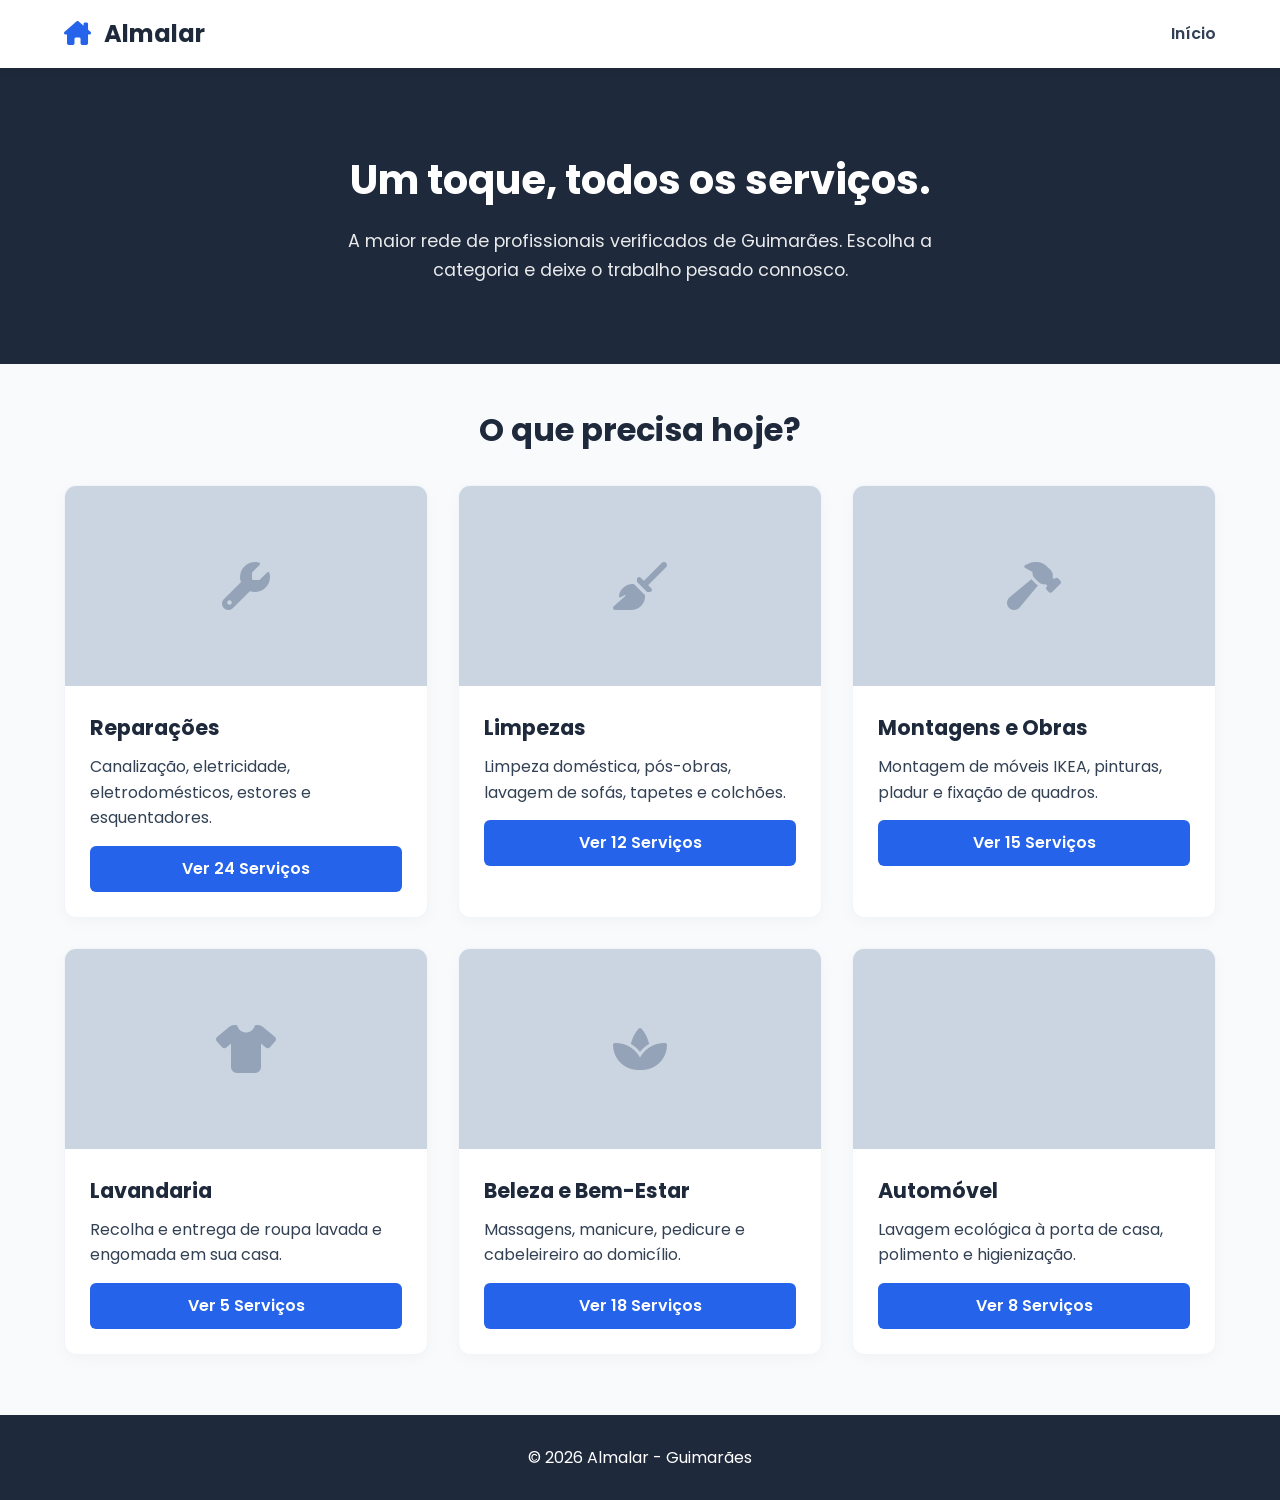
<file: index.html>
<!DOCTYPE html>
<html lang="pt-PT">
<head>
    <meta charset="UTF-8">
    <meta name="viewport" content="width=device-width, initial-scale=1.0">
    <title>Almalar | Todos os Serviços para a sua Casa em Guimarães</title>
    <link href="https://fonts.googleapis.com/css2?family=Poppins:wght@400;600;700&display=swap" rel="stylesheet">
    <link rel="stylesheet" href="https://cdnjs.cloudflare.com/ajax/libs/font-awesome/6.4.0/css/all.min.css">
    <link rel="stylesheet" href="style.css">
</head>
<body>

    <nav>
        <div class="logo"><i class="fa-solid fa-house-chimney"></i> Almalar</div>
        <div class="nav-links">
            <a href="index.html">Início</a>
        </div>
    </nav>

    <header class="hero-minimal">
        <h1>Um toque, todos os serviços.</h1>
        <p>A maior rede de profissionais verificados de Guimarães. Escolha a categoria e deixe o trabalho pesado connosco.</p>
    </header>

    <main class="container">
        <h2 class="section-title">O que precisa hoje?</h2>
        <div class="grid">
            
            <div class="card">
                <div class="card-img"><i class="fa-solid fa-wrench"></i></div>
                <div class="card-content">
                    <h3 class="card-title">Reparações</h3>
                    <p>Canalização, eletricidade, eletrodomésticos, estores e esquentadores.</p>
                    <a href="reparacoes.html" class="card-btn">Ver 24 Serviços</a>
                </div>
            </div>

            <div class="card">
                <div class="card-img"><i class="fa-solid fa-broom"></i></div>
                <div class="card-content">
                    <h3 class="card-title">Limpezas</h3>
                    <p>Limpeza doméstica, pós-obras, lavagem de sofás, tapetes e colchões.</p>
                    <a href="#" class="card-btn">Ver 12 Serviços</a>
                </div>
            </div>

            <div class="card">
                <div class="card-img"><i class="fa-solid fa-hammer"></i></div>
                <div class="card-content">
                    <h3 class="card-title">Montagens e Obras</h3>
                    <p>Montagem de móveis IKEA, pinturas, pladur e fixação de quadros.</p>
                    <a href="#" class="card-btn">Ver 15 Serviços</a>
                </div>
            </div>

            <div class="card">
                <div class="card-img"><i class="fa-solid fa-shirt"></i></div>
                <div class="card-content">
                    <h3 class="card-title">Lavandaria</h3>
                    <p>Recolha e entrega de roupa lavada e engomada em sua casa.</p>
                    <a href="#" class="card-btn">Ver 5 Serviços</a>
                </div>
            </div>

            <div class="card">
                <div class="card-img"><i class="fa-solid fa-spa"></i></div>
                <div class="card-content">
                    <h3 class="card-title">Beleza e Bem-Estar</h3>
                    <p>Massagens, manicure, pedicure e cabeleireiro ao domicílio.</p>
                    <a href="#" class="card-btn">Ver 18 Serviços</a>
                </div>
            </div>

            <div class="card">
                <div class="card-img"><i class="fa-solid fa-car-wash"></i></div>
                <div class="card-content">
                    <h3 class="card-title">Automóvel</h3>
                    <p>Lavagem ecológica à porta de casa, polimento e higienização.</p>
                    <a href="#" class="card-btn">Ver 8 Serviços</a>
                </div>
            </div>

        </div>
    </main>

    <footer>
        <p>&copy; 2026 Almalar - Guimarães</p>
    </footer>

</body>
</html>
</file>
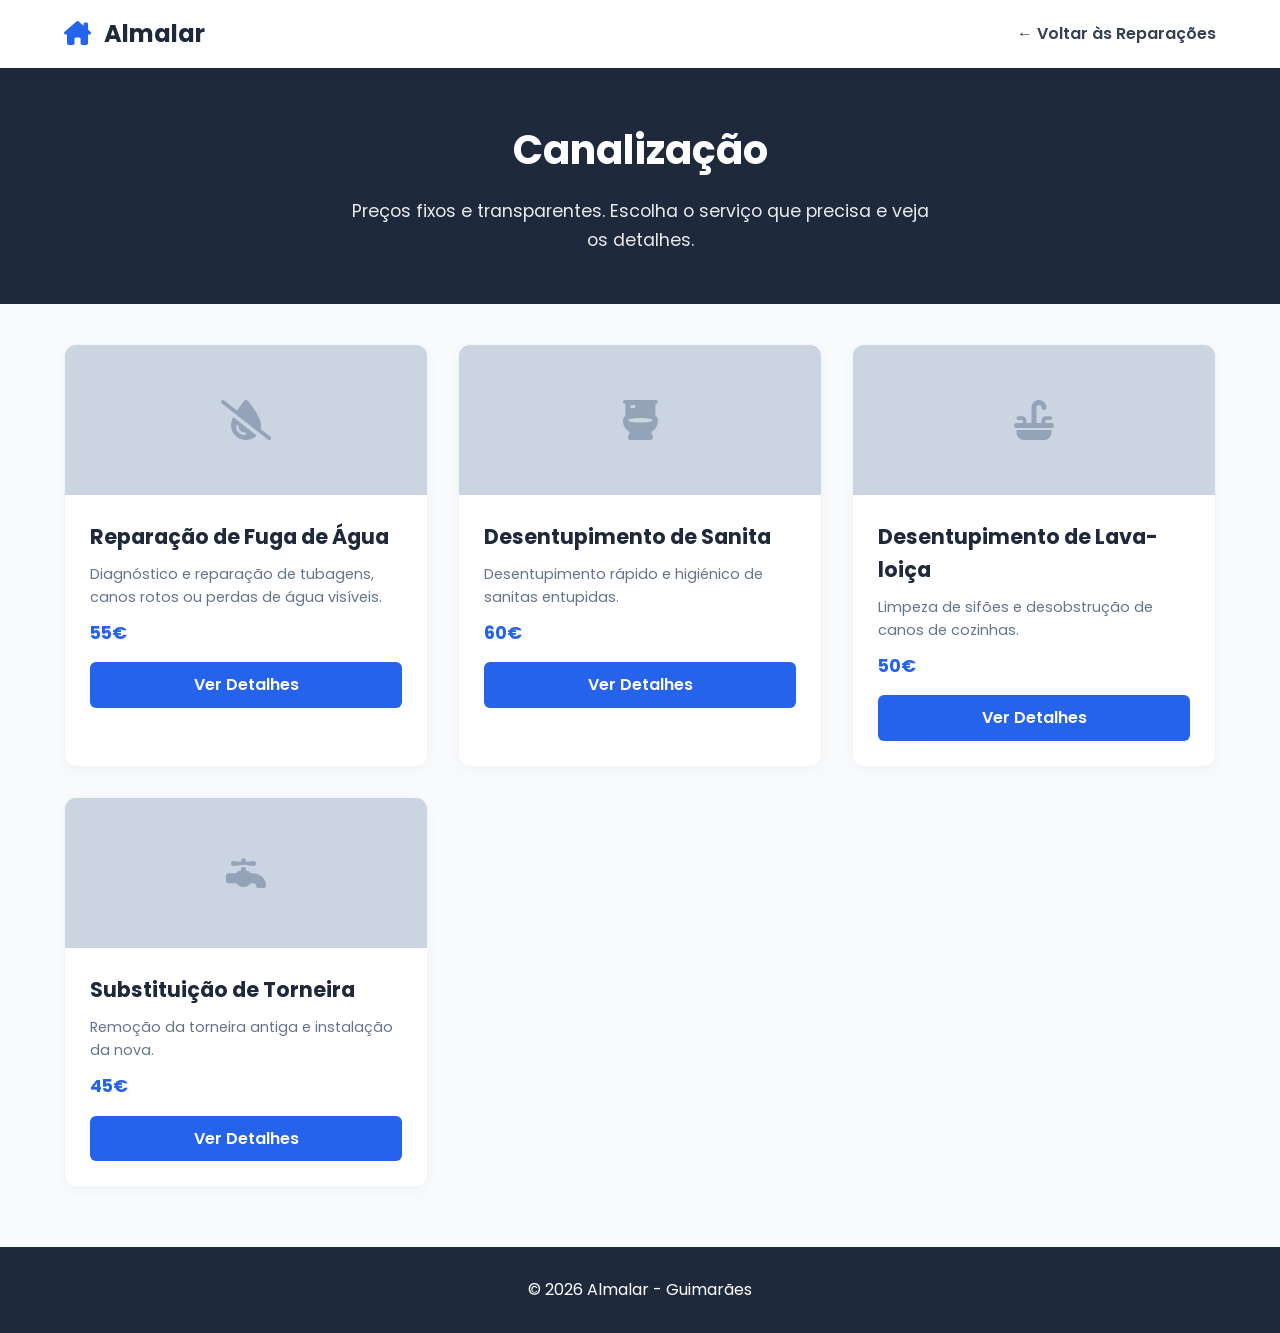
<file: canalizacao.html>
<!DOCTYPE html>
<html lang="pt-PT">
<head>
    <meta charset="UTF-8">
    <meta name="viewport" content="width=device-width, initial-scale=1.0">
    <title>Serviços de Canalização | Almalar Guimarães</title>
    <link href="https://fonts.googleapis.com/css2?family=Poppins:wght@400;600;700&display=swap" rel="stylesheet">
    <link rel="stylesheet" href="https://cdnjs.cloudflare.com/ajax/libs/font-awesome/6.4.0/css/all.min.css">
    <link rel="stylesheet" href="style.css">
</head>
<body>

    <nav>
        <div class="logo"><i class="fa-solid fa-house-chimney"></i> Almalar</div>
        <div class="nav-links">
            <a href="reparacoes.html">← Voltar às Reparações</a>
        </div>
    </nav>

    <header class="hero-minimal" style="padding: 50px 5%;">
        <h1>Canalização</h1>
        <p>Preços fixos e transparentes. Escolha o serviço que precisa e veja os detalhes.</p>
    </header>

    <main class="container">
        <div class="grid">
            
            <div class="card">
                <div class="card-img" style="height: 150px; font-size: 2.5rem;"><i class="fa-solid fa-droplet-slash"></i></div>
                <div class="card-content">
                    <h3 class="card-title">Reparação de Fuga de Água</h3>
                    <p style="color: var(--text-light); font-size: 0.9rem; margin-bottom: 10px;">Diagnóstico e reparação de tubagens, canos rotos ou perdas de água visíveis.</p>
                    <p class="card-price">55€</p>
                    <a href="fuga-de-agua.html" class="card-btn">Ver Detalhes</a>
                </div>
            </div>

            <div class="card">
                <div class="card-img" style="height: 150px; font-size: 2.5rem;"><i class="fa-solid fa-toilet"></i></div>
                <div class="card-content">
                    <h3 class="card-title">Desentupimento de Sanita</h3>
                    <p style="color: var(--text-light); font-size: 0.9rem; margin-bottom: 10px;">Desentupimento rápido e higiénico de sanitas entupidas.</p>
                    <p class="card-price">60€</p>
                    <a href="desentupimento-sanita.html" class="card-btn">Ver Detalhes</a>
                </div>
            </div>

            <div class="card">
                <div class="card-img" style="height: 150px; font-size: 2.5rem;"><i class="fa-solid fa-sink"></i></div>
                <div class="card-content">
                    <h3 class="card-title">Desentupimento de Lava-loiça</h3>
                    <p style="color: var(--text-light); font-size: 0.9rem; margin-bottom: 10px;">Limpeza de sifões e desobstrução de canos de cozinhas.</p>
                    <p class="card-price">50€</p>
                    <a href="desentupimento-lava-loica.html" class="card-btn">Ver Detalhes</a>
                </div>
            </div>

            <div class="card">
                <div class="card-img" style="height: 150px; font-size: 2.5rem;"><i class="fa-solid fa-faucet"></i></div>
                <div class="card-content">
                    <h3 class="card-title">Substituição de Torneira</h3>
                    <p style="color: var(--text-light); font-size: 0.9rem; margin-bottom: 10px;">Remoção da torneira antiga e instalação da nova.</p>
                    <p class="card-price">45€</p>
                    <a href="substituicao-torneira.html" class="card-btn">Ver Detalhes</a>
                </div>
            </div>

        </div>
    </main>

    <footer>
        <p>&copy; 2026 Almalar - Guimarães</p>
    </footer>

</body>
</html>
</file>
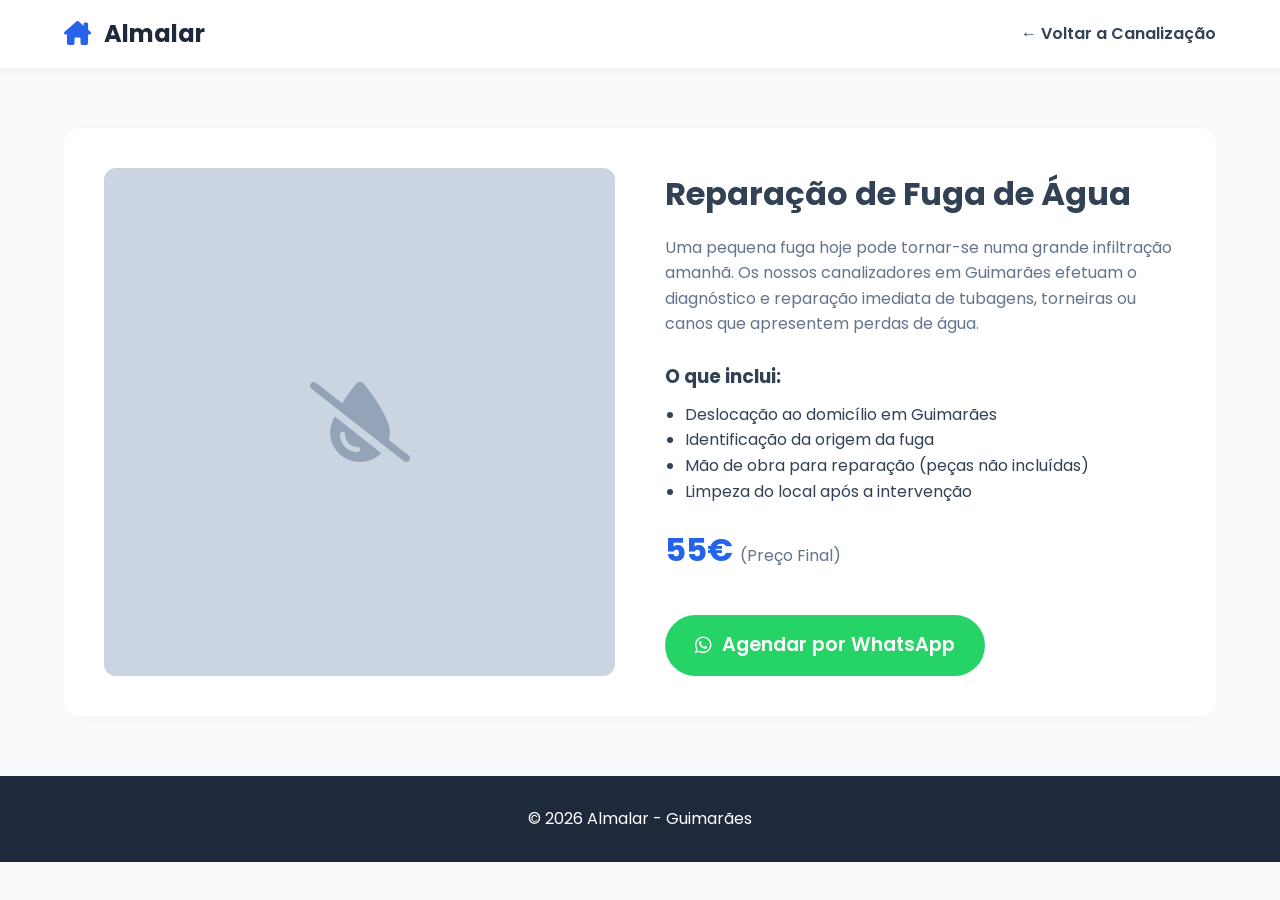
<file: fuga-de-agua.html>
<!DOCTYPE html>
<html lang="pt-PT">
<head>
    <meta charset="UTF-8">
    <meta name="viewport" content="width=device-width, initial-scale=1.0">
    <title>Reparação de Fuga de Água | Almalar Guimarães</title>
    <link href="https://fonts.googleapis.com/css2?family=Poppins:wght@400;600;700&display=swap" rel="stylesheet">
    <link rel="stylesheet" href="https://cdnjs.cloudflare.com/ajax/libs/font-awesome/6.4.0/css/all.min.css">
    <link rel="stylesheet" href="style.css">
</head>
<body>

    <nav>
        <div class="logo"><i class="fa-solid fa-house-chimney"></i> Almalar</div>
        <div class="nav-links">
            <a href="canalizacao.html">← Voltar a Canalização</a>
        </div>
    </nav>

    <main class="container">
        <div class="service-detail">
            
            <div class="detail-img">
                <i class="fa-solid fa-droplet-slash"></i>
            </div>

            <div class="detail-info">
                <h1>Reparação de Fuga de Água</h1>
                <p style="margin-top: 15px; color: var(--text-light);">Uma pequena fuga hoje pode tornar-se numa grande infiltração amanhã. Os nossos canalizadores em Guimarães efetuam o diagnóstico e reparação imediata de tubagens, torneiras ou canos que apresentem perdas de água.</p>
                
                <h3 style="margin-top: 25px;">O que inclui:</h3>
                <ul style="margin-left: 20px; margin-top: 10px; color: var(--text-dark);">
                    <li>Deslocação ao domicílio em Guimarães</li>
                    <li>Identificação da origem da fuga</li>
                    <li>Mão de obra para reparação (peças não incluídas)</li>
                    <li>Limpeza do local após a intervenção</li>
                </ul>

                <p class="detail-price">55€ <span style="font-size: 1rem; font-weight: normal; color: var(--text-light);">(Preço Final)</span></p>
                
                <a href="https://wa.me/351000000000?text=Olá!%20Gostaria%20de%20agendar%20uma%20Reparação%20de%20Fuga%20de%20Água." class="btn-order" target="_blank">
                    <i class="fa-brands fa-whatsapp"></i> Agendar por WhatsApp
                </a>
            </div>

        </div>
    </main>

    <footer>
        <p>&copy; 2026 Almalar - Guimarães</p>
    </footer>

</body>
</html>
</file>
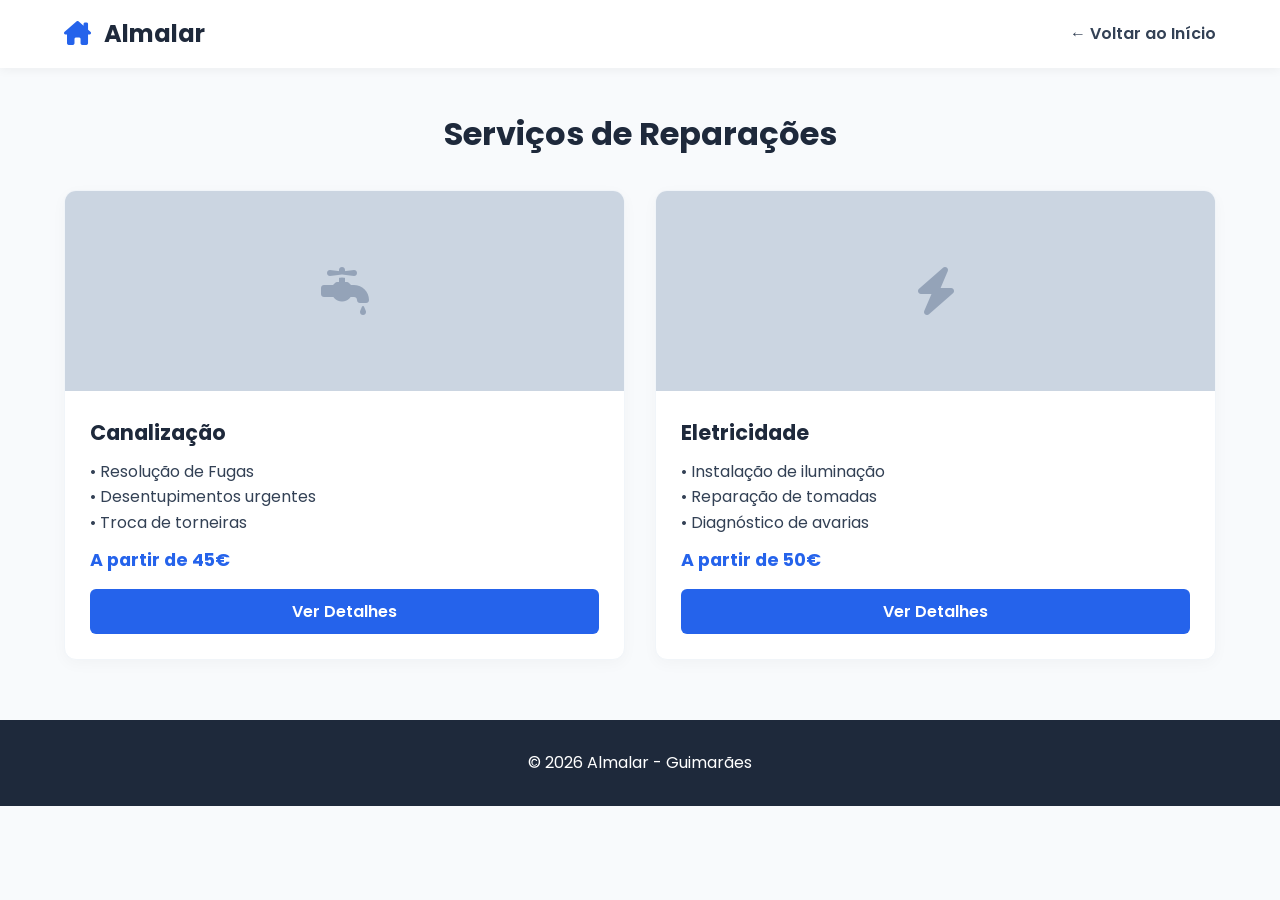
<file: reparacoes.html>
<!DOCTYPE html>
<html lang="pt-PT">
<head>
    <meta charset="UTF-8">
    <meta name="viewport" content="width=device-width, initial-scale=1.0">
    <title>Reparações e Manutenção | Almalar</title>
    <link href="https://fonts.googleapis.com/css2?family=Poppins:wght@400;600;700&display=swap" rel="stylesheet">
    <link rel="stylesheet" href="https://cdnjs.cloudflare.com/ajax/libs/font-awesome/6.4.0/css/all.min.css">
    <link rel="stylesheet" href="style.css">
</head>
<body>

    <nav>
        <div class="logo"><i class="fa-solid fa-house-chimney"></i> Almalar</div>
        <div class="nav-links">
            <a href="index.html">← Voltar ao Início</a>
        </div>
    </nav>

    <main class="container">
        <h2 class="section-title">Serviços de Reparações</h2>
        <div class="grid">
            
            <div class="card">
                <div class="card-img"><i class="fa-solid fa-faucet-drip"></i></div>
                <div class="card-content">
                    <h3 class="card-title">Canalização</h3>
                    <p>• Resolução de Fugas<br>• Desentupimentos urgentes<br>• Troca de torneiras</p>
                    <p class="card-price">A partir de 45€</p>
                    <a href="canalizacao.html" class="card-btn">Ver Detalhes</a>
                </div>
            </div>

            <div class="card">
                <div class="card-img"><i class="fa-solid fa-bolt"></i></div>
                <div class="card-content">
                    <h3 class="card-title">Eletricidade</h3>
                    <p>• Instalação de iluminação<br>• Reparação de tomadas<br>• Diagnóstico de avarias</p>
                    <p class="card-price">A partir de 50€</p>
                    <a href="#" class="card-btn">Ver Detalhes</a>
                </div>
            </div>

        </div>
    </main>

    <footer>
        <p>&copy; 2026 Almalar - Guimarães</p>
    </footer>

</body>
</html>
</file>
<file: style.css>
:root {
    --primary-dark: #1e293b;
    --primary-blue: #2563eb;
    --accent-gold: #d97706;
    --bg-light: #f8fafc;
    --text-dark: #334155;
    --text-light: #64748b;
    --whatsapp: #25D366;
}

* { margin: 0; padding: 0; box-sizing: border-box; }
body { font-family: 'Poppins', sans-serif; color: var(--text-dark); background-color: var(--bg-light); line-height: 1.6; }
a { text-decoration: none; }

/* NAVEGAÇÃO */
nav {
    background-color: white;
    padding: 15px 5%;
    display: flex;
    justify-content: space-between;
    align-items: center;
    box-shadow: 0 2px 10px rgba(0,0,0,0.05);
    position: sticky;
    top: 0;
    z-index: 1000;
}
.logo { font-size: 1.5rem; font-weight: 700; color: var(--primary-dark); }
.logo i { color: var(--primary-blue); margin-right: 8px; }
.nav-links a { margin-left: 20px; color: var(--text-dark); font-weight: 600; }
.nav-links a:hover { color: var(--primary-blue); }

/* HERO MINIMALISTA (HOME) */
.hero-minimal {
    background-color: var(--primary-dark);
    color: white;
    padding: 80px 5%;
    text-align: center;
}
.hero-minimal h1 { font-size: 2.5rem; margin-bottom: 15px; }
.hero-minimal p { font-size: 1.1rem; max-width: 600px; margin: 0 auto; opacity: 0.9; }

/* GRELHAS E CARDS */
.container { width: 90%; max-width: 1200px; margin: 40px auto; }
.section-title { margin-bottom: 30px; font-size: 2rem; color: var(--primary-dark); text-align: center; }

.grid { display: grid; grid-template-columns: repeat(auto-fit, minmax(300px, 1fr)); gap: 30px; }

.card {
    background: white;
    border-radius: 12px;
    overflow: hidden;
    box-shadow: 0 4px 15px rgba(0,0,0,0.03);
    border: 1px solid #f1f5f9;
    transition: transform 0.3s;
}
.card:hover { transform: translateY(-5px); }
.card-img { width: 100%; height: 200px; background-color: #cbd5e1; display: flex; align-items: center; justify-content: center; color: #94a3b8; font-size: 3rem; }
.card-content { padding: 25px; }
.card-title { font-size: 1.3rem; color: var(--primary-dark); margin-bottom: 10px; }
.card-price { color: var(--primary-blue); font-weight: 700; font-size: 1.1rem; margin: 10px 0; }
.card-btn { display: block; text-align: center; background-color: var(--primary-blue); color: white; padding: 10px; border-radius: 6px; margin-top: 15px; font-weight: 600; }

/* PÁGINA DE DETALHE DO SERVIÇO */
.service-detail { display: flex; gap: 50px; margin: 60px auto; background: white; padding: 40px; border-radius: 16px; box-shadow: 0 4px 20px rgba(0,0,0,0.02); }
.detail-img { flex: 1; min-height: 350px; background-color: #cbd5e1; border-radius: 12px; display: flex; align-items: center; justify-content: center; color: #94a3b8; font-size: 5rem; }
.detail-info { flex: 1; display: flex; flex-direction: column; justify-content: center; }
.detail-price { font-size: 2rem; color: var(--primary-blue); font-weight: 700; margin: 20px 0; }
.btn-order { background-color: var(--whatsapp); color: white; font-size: 1.2rem; font-weight: 600; padding: 15px 30px; border-radius: 50px; text-align: center; display: inline-flex; align-items: center; gap: 10px; width: fit-content; margin-top: 20px; }

/* RODAPÉ */
footer { background-color: var(--primary-dark); color: white; text-align: center; padding: 30px; margin-top: 60px; }

@media (max-width: 768px) {
    .service-detail { flex-direction: column; padding: 20px; }
    .nav-links { display: none; }
}
</file>
